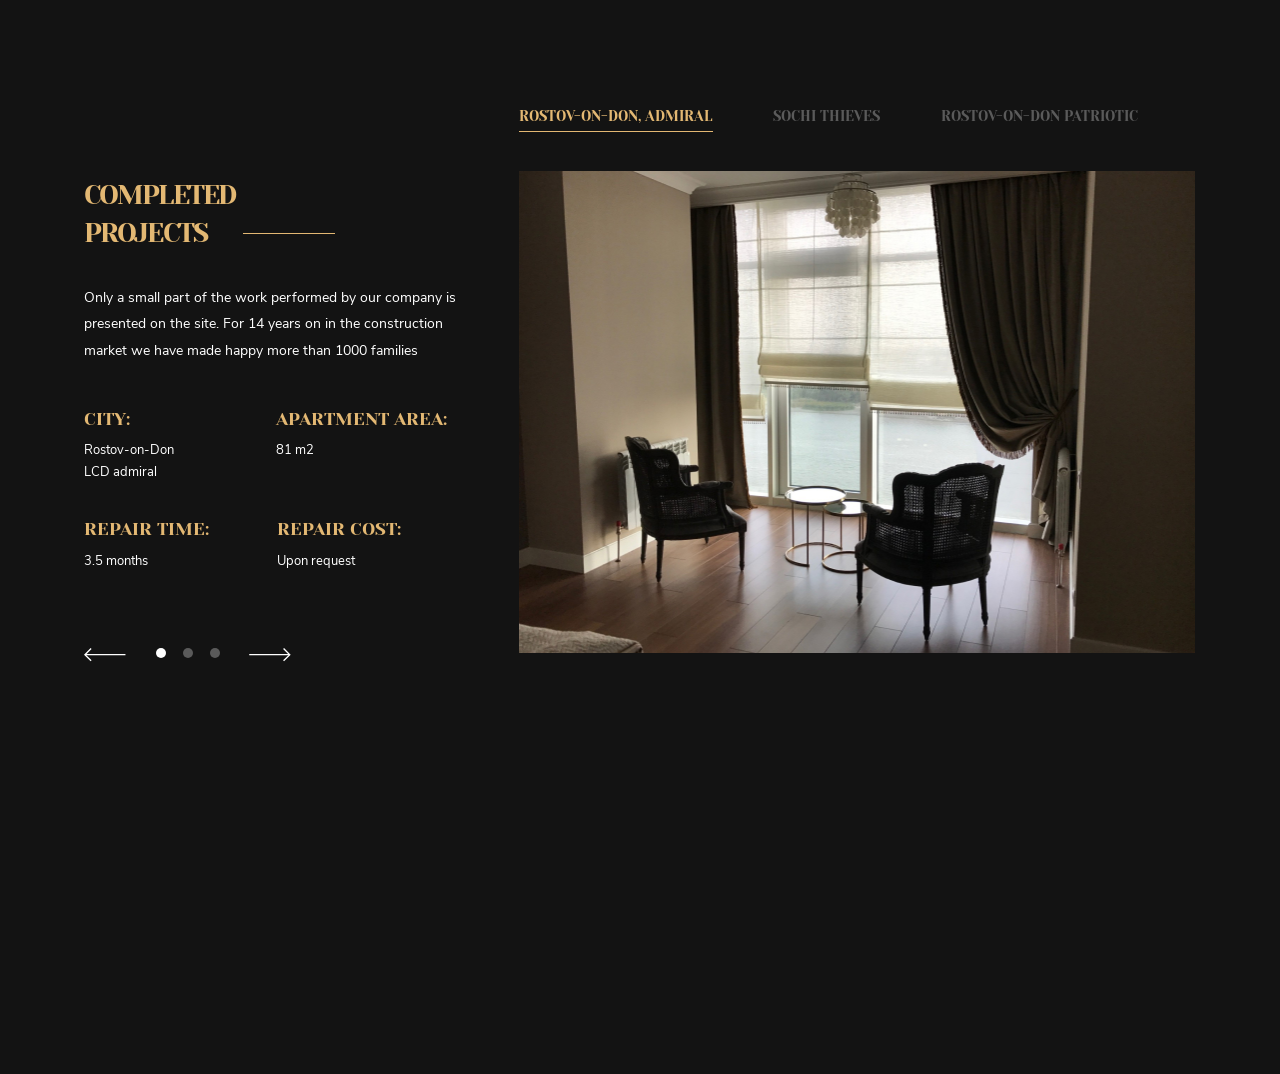
<file: index.html>
<!DOCTYPE html>
<html lang="ru">
    <head>
        <meta charset="utf-8">
        <meta name="viewport" content="width=device-width, initial-scale=1.0">
        <link rel="stylesheet" href="css/reset.css">
        <link rel="stylesheet" href="css/style.css">
        <script src="script/script.js"></script>
        <title>Design-studio</title>
    </head>
    <body>
    <main>
        <section class="slider">
            <div class="slider__wrap">
                <div class="slider__info">
                    <div class="slider__title">
                        <h2>Completed projects</h2>
                        <div class="slider__title-recangle"></div>
                    </div>
                    <p>Only a small part of the work performed by our company is presented on the site. For 14 years on in the construction <br>market we have made happy more than 1000 families</p>
                    <div class="slider__info-row">
                        <div class="slider__info-column">
                            <h3>City:</h3>
                            <span class="column-city">Rostov-on-Don LCD admiral</span>   
                        </div>
                        <div class="slider__info-column">
                            <h3>apartment area:</h3>
                            <span class="column-area">81 m2</span>   
                        </div>
                    </div>
                    <div class="slider__info-row">
                        <div class="slider__info-column">
                            <h3>Repair time:</h3>
                            <span class="column-time">3.5 months</span>   
                        </div>
                        <div class="slider__info-column">
                            <h3>Repair Cost:</h3>
                            <span>Upon request</span>   
                        </div>
                    </div>
                    <div class="slider__arrows">
                        <button type="button" class="button slider__arrow left">
                            <img src="images/svg/arrow-left.svg" alt="Навигационная стрелка">
                        </button>
                        <div class="slider__dots">
                        </div>
                        <button type="button" class="button slider__arrow right">
                            <img src="images/svg/arrow-right.svg" alt="Навигационная стрелка">
                        </button>
                    </div>
                </div>
                <div class="slider__picture">
                    <ul class="slider__picture-list">
                        <!-- <li class="slider__picture-item">
                            <span>Rostov-on-Don, Admiral</span>
                        </li>
                        <li class="slider__picture-item">
                            <span>Sochi Thieves</span>
                        </li>
                        <li class="slider__picture-item">
                            <span>Rostov-on-Don Patriotic</span>
                        </li> -->
                    </ul>
                    <div class="slider__img"></div>
                </div>
            </div>
        </section>   
    </main>
    </body>
</html>
</file>
<file: css/style.css>
/*
* Prefixed by https://autoprefixer.github.io
* PostCSS: v8.4.14,
* Autoprefixer: v10.4.7
* Browsers: last 4 version
*/


@import url("font.css");

* {
    -webkit-box-sizing: border-box;
            box-sizing: border-box;
    padding: 0;
    margin: 0;
    text-decoration: none;
    list-style: none;
    font-family: "NunitoSans-Regular", sans-serif;
    font-style: normal;
    font-weight: 400;
}
html,
body {
    height: 100%;
}

a, button {
    cursor: pointer;
}

.wrapper {
    max-width: 1440px;
    min-height: 100%;
    margin: 0 auto;
    display: -webkit-box;
    display: -ms-flexbox;
    display: flex;
    -webkit-box-orient: vertical;
    -webkit-box-direction: normal;
        -ms-flex-direction: column;
            flex-direction: column;
    overflow: hidden;
    padding: 0px 15px;
}

/*---------------------------------------------------------------Main---------------------------------------------------------------------------*/

.main {
    -webkit-box-flex: 1;
        -ms-flex: 1 1 auto;
            flex: 1 1 auto;
    position: relative;
}

.slider {
    display: -webkit-box;
    display: -ms-flexbox;
    display: flex;
    min-height: 1074px;
    -ms-flex-negative: 0;
        flex-shrink: 0;
    max-width: 100%;
    background-color: #131313;
}

.slider__wrap {
    display: -webkit-box;
    display: -ms-flexbox;
    display: flex;
    -webkit-box-pack: justify;
        -ms-flex-pack: justify;
            justify-content: space-between;
    max-width: 1256px;
    gap: 50px;
    margin: 0 auto;
    padding: 107px 43px 257.21px 42px;
}

.slider__info {
    display: -webkit-box;
    display: -ms-flexbox;
    display: flex;
    -webkit-box-orient: vertical;
    -webkit-box-direction: normal;
        -ms-flex-direction: column;
            flex-direction: column;
    -webkit-box-align: start;
        -ms-flex-align: start;
            align-items: flex-start;
    padding-top: 69.36px;
    gap: 34px;
}

.slider__info-row {
    display: -webkit-box;
    display: -ms-flexbox;
    display: flex;
    gap: 68px;

}

.slider__info-column {
    display: -webkit-box;
    display: -ms-flexbox;
    display: flex;
    -webkit-box-orient: vertical;
    -webkit-box-direction: normal;
        -ms-flex-direction: column;
            flex-direction: column;
    min-width: 124px;
    gap: 9px;
}

.slider__title {
    display: flex;
    gap: 5px;
}

.slider__title h2 {
    -ms-flex-negative: 0;
        flex-shrink: 0;
    color: #E3B873;
    font-family: "YesevaOne-Regular", serif;
    font-size: 27px;
    line-height: 138.6%; /* 37.422px */
    letter-spacing: -1.89px;
    text-transform: uppercase;
    max-width: 5.7em;
}

.slider__title-recangle {
    align-self: flex-end;
    margin-bottom: 17.36px;
    width: 92px;
    height: 1px;
    flex-shrink: 0;
    background: #E3B873;
}

.slider__info p {
    display: inline-block;
    max-width: 442px;
    margin-bottom: 8px;
    -ms-flex-negative: 0;
        flex-shrink: 0;
    color: #FFF;
    font-size: 14px;
    line-height: 190.96%; /* 26.734px */
}

.slider__info-column h3 {
    -ms-flex-negative: 0;
        flex-shrink: 0;
    color: #E3B873;
    font-family: "YesevaOne-Regular", serif;
    font-size: 18px;
    line-height: 138.6%; /* 24.948px */
    text-transform: uppercase;
}

.slider__info span {
    font-size: 13px;
    color: #FFF;
    line-height: 163.68%; /* 21.278px */
    max-width: 92px;
}

span.column-city {
    min-height: 42.38px;
}

.slider__arrows {
    display: flex;
    gap: 29.5px;
    padding-top: 42.64px;
    position: relative;
}

.slider__picture {
    display: -webkit-box;
    display: -ms-flexbox;
    display: flex;
    -webkit-box-orient: vertical;
    -webkit-box-direction: normal;
        -ms-flex-direction: column;
            flex-direction: column;
    gap: 45px;
    width: 70%;
}

.slider__picture-list {
    display: -webkit-box;
    display: -ms-flexbox;
    display: flex;
    gap: 60.5px;
}

.slider__img {
    width: 100%;
    min-height: 482px;
    position: relative;
}

.slider__img .image {
    background-size: cover;
    background-position: center center;
    width: 100%;
    height: 100%;
    position: absolute;
    left: 0;
    top: 0;
    opacity: 0;
}

.slider__img .image.active {
    opacity: 1;
}

.slider__img span {
    color: rgba(255, 255, 255, 0.30);
    font-family: "YesevaOne-Regular", serif;
    font-size: 14px;
    font-style: normal;
    font-weight: 400;
    line-height: 138.6%; /* 19.404px */
    text-transform: uppercase;
}

.slider__picture-text {
    color: rgba(255, 255, 255, 0.30);
    font-family: "YesevaOne-Regular", serif;
    font-size: 14px;
    font-style: normal;
    font-weight: 400;
    line-height: 138.6%;
    text-transform: uppercase;
}

.slider__picture-item {
    cursor: pointer;
    transition: background 1s ease;
}

.slider__picture-item.active span {
    color: #E3B873;
    border-bottom: 1px solid #E3B873;
    padding-bottom: 6.68px;
}

.button {
    cursor: pointer;
    background-color: transparent;
    border: none;
}

.slider__arrow:hover {
    opacity: 0.5;
}

.slider__dots {
    display: flex;
    gap: 17px;
}

.slider__dots-item {
    width: 10px;
    height: 10px;
    background: #FFFFFF4D;
    border-radius: 50%;
    cursor: pointer;
    transition: background 1s ease;
}

.slider__dots-item:hover, .slider__dots-item.active {
    background: #FFF;
}
</file>
